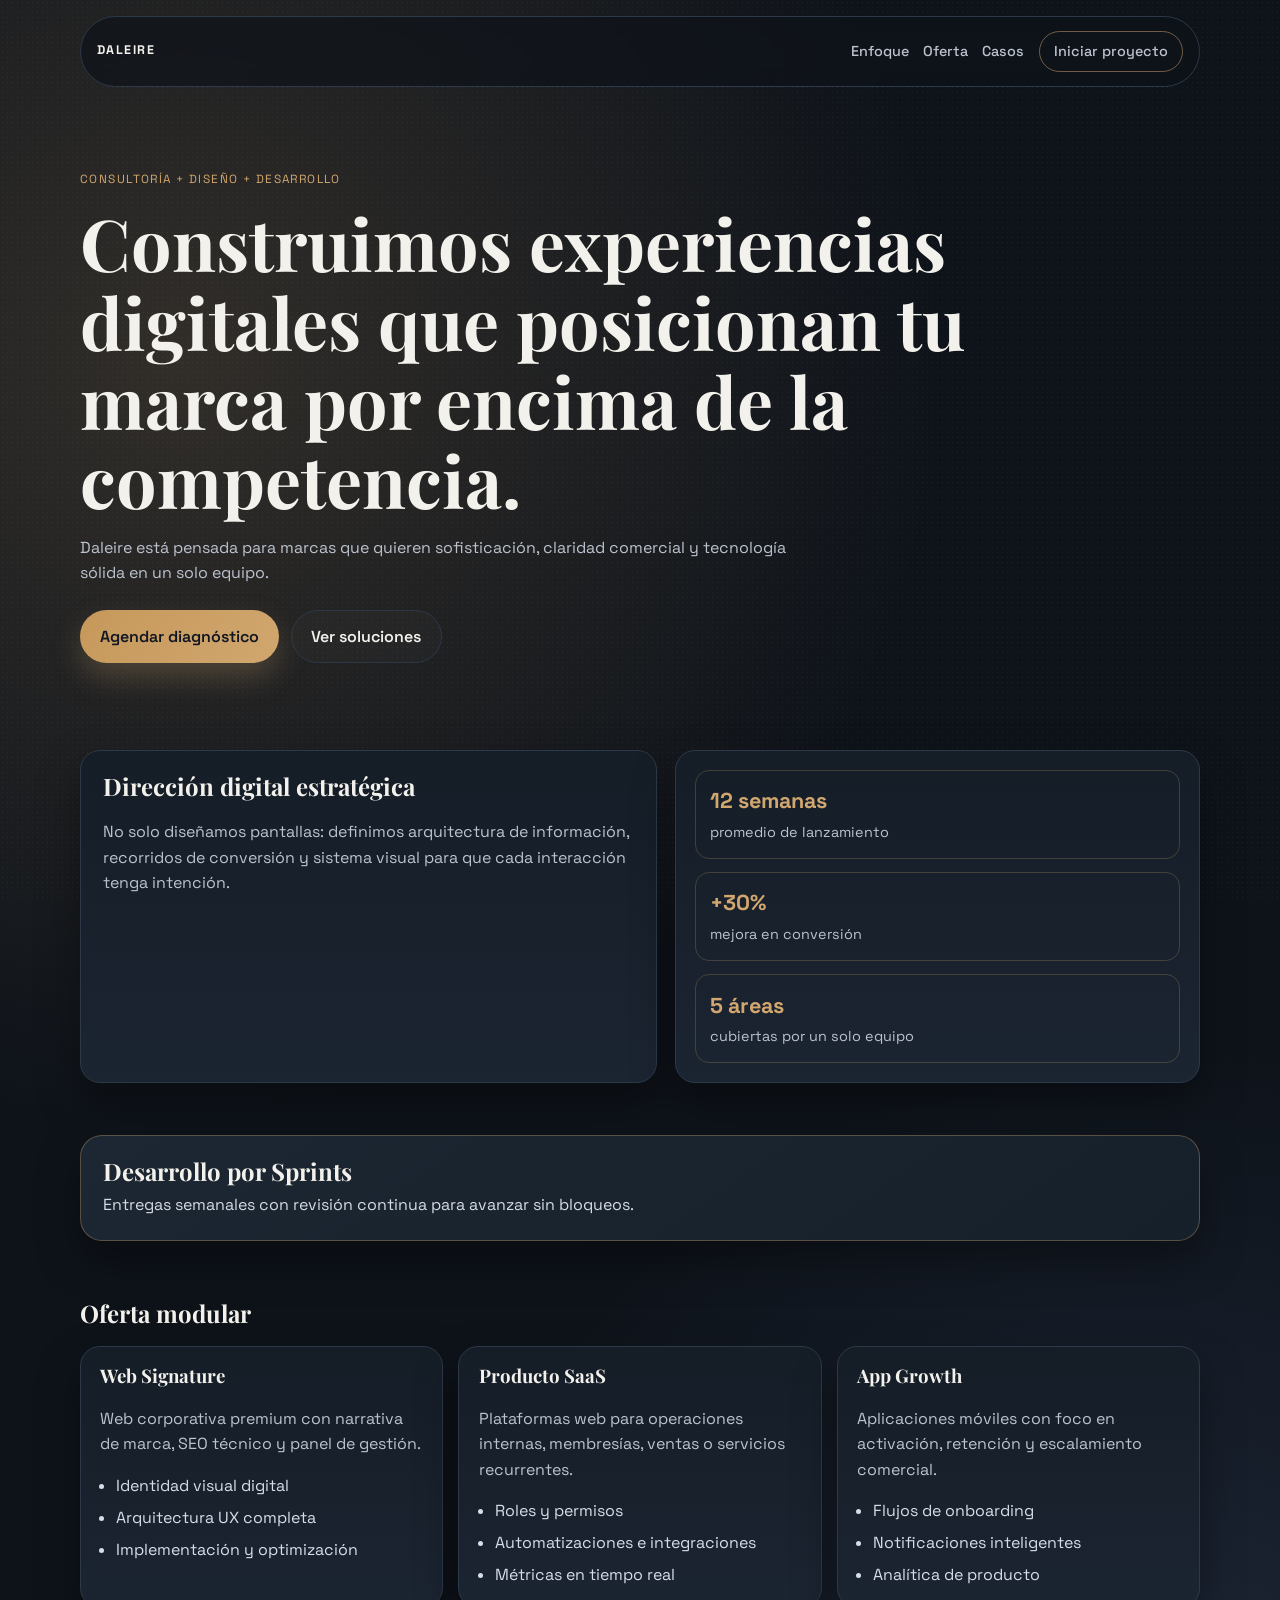
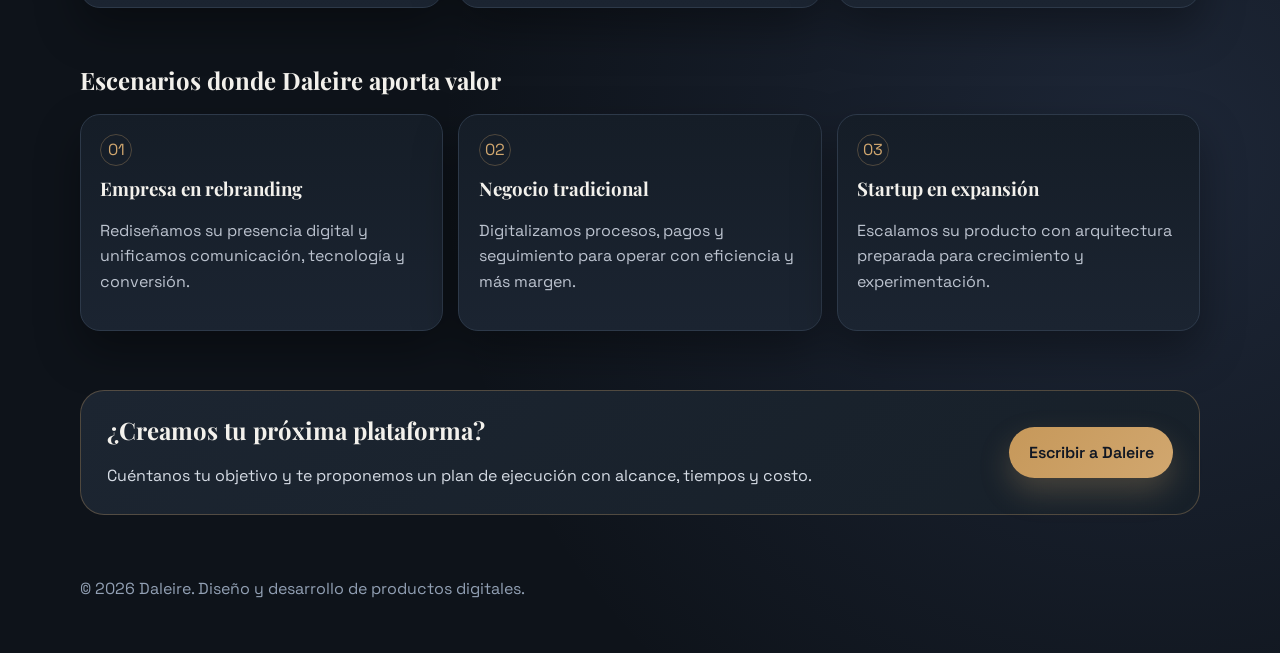
<file: index.html>
<!DOCTYPE html>
<html lang="es">
<head>
  <meta charset="UTF-8" />
  <meta name="viewport" content="width=device-width, initial-scale=1.0" />
  <title>Daleire | Arquitectura Digital de Alto Nivel</title>
  <meta name="description" content="Daleire diseña y desarrolla productos digitales premium: webs, apps y plataformas para escalar negocios." />
  <link rel="preconnect" href="https://fonts.googleapis.com" />
  <link rel="preconnect" href="https://fonts.gstatic.com" crossorigin />
  <link href="https://fonts.googleapis.com/css2?family=Space+Grotesk:wght@400;500;600;700&family=Playfair+Display:wght@600;700;800&display=swap" rel="stylesheet" />
  <link rel="stylesheet" href="styles.css" />
</head>
<body>
  <div class="noise"></div>
  <header class="header">
    <a class="logo" href="#inicio">DALEIRE</a>
    <nav>
      <a href="#enfoque">Enfoque</a>
      <a href="#oferta">Oferta</a>
      <a href="#casos">Casos</a>
      <a href="#contacto" class="pill">Iniciar proyecto</a>
    </nav>
  </header>

  <main id="inicio">
    <section class="hero reveal">
      <p class="kicker">Consultoría + diseño + desarrollo</p>
      <h1>Construimos experiencias digitales que posicionan tu marca por encima de la competencia.</h1>
      <p class="lead">
        Daleire está pensada para marcas que quieren sofisticación, claridad comercial y tecnología sólida en un solo equipo.
      </p>
      <div class="actions">
        <a href="#contacto" class="btn btn-solid">Agendar diagnóstico</a>
        <a href="#oferta" class="btn btn-outline">Ver soluciones</a>
      </div>
    </section>

    <section id="enfoque" class="split reveal">
      <article>
        <h2>Dirección digital estratégica</h2>
        <p>
          No solo diseñamos pantallas: definimos arquitectura de información, recorridos de conversión y sistema visual para que cada interacción tenga intención.
        </p>
      </article>
      <aside class="stats">
        <div>
          <strong>12 semanas</strong>
          <span>promedio de lanzamiento</span>
        </div>
        <div>
          <strong>+30%</strong>
          <span>mejora en conversión</span>
        </div>
        <div>
          <strong>5 áreas</strong>
          <span>cubiertas por un solo equipo</span>
        </div>
      </aside>
    </section>

    <section class="sprint reveal" id="sprints">
      <h2>Desarrollo por Sprints</h2>
      <p>Entregas semanales con revisión continua para avanzar sin bloqueos.</p>
    </section>

    <section id="oferta" class="offer reveal">
      <h2>Oferta modular</h2>
      <div class="offer-grid">
        <article>
          <h3>Web Signature</h3>
          <p>Web corporativa premium con narrativa de marca, SEO técnico y panel de gestión.</p>
          <ul>
            <li>Identidad visual digital</li>
            <li>Arquitectura UX completa</li>
            <li>Implementación y optimización</li>
          </ul>
        </article>
        <article>
          <h3>Producto SaaS</h3>
          <p>Plataformas web para operaciones internas, membresías, ventas o servicios recurrentes.</p>
          <ul>
            <li>Roles y permisos</li>
            <li>Automatizaciones e integraciones</li>
            <li>Métricas en tiempo real</li>
          </ul>
        </article>
        <article>
          <h3>App Growth</h3>
          <p>Aplicaciones móviles con foco en activación, retención y escalamiento comercial.</p>
          <ul>
            <li>Flujos de onboarding</li>
            <li>Notificaciones inteligentes</li>
            <li>Analítica de producto</li>
          </ul>
        </article>
      </div>
    </section>

    <section id="casos" class="cases reveal">
      <h2>Escenarios donde Daleire aporta valor</h2>
      <div class="cases-grid">
        <article>
          <span>01</span>
          <h3>Empresa en rebranding</h3>
          <p>Rediseñamos su presencia digital y unificamos comunicación, tecnología y conversión.</p>
        </article>
        <article>
          <span>02</span>
          <h3>Negocio tradicional</h3>
          <p>Digitalizamos procesos, pagos y seguimiento para operar con eficiencia y más margen.</p>
        </article>
        <article>
          <span>03</span>
          <h3>Startup en expansión</h3>
          <p>Escalamos su producto con arquitectura preparada para crecimiento y experimentación.</p>
        </article>
      </div>
    </section>

    <section id="contacto" class="contact reveal">
      <div>
        <h2>¿Creamos tu próxima plataforma?</h2>
        <p>Cuéntanos tu objetivo y te proponemos un plan de ejecución con alcance, tiempos y costo.</p>
      </div>
      <a class="btn btn-solid" href="https://wa.me/524622713878?text=Hola%20Daleire%2C%20quiero%20cotizar%20un%20proyecto%20digital" target="_blank" rel="noopener noreferrer">Escribir a Daleire</a>
    </section>
  </main>

  <footer>
    <p>© 2026 Daleire. Diseño y desarrollo de productos digitales.</p>
  </footer>

  <script src="script.js"></script>
</body>
</html>
</file>
<file: styles.css>
:root {
  --bg: #0e131a;
  --surface: #151d27;
  --surface-2: #1b2431;
  --ink: #f3f1ec;
  --muted: #bcc3cf;
  --accent: #d1a76f;
  --line: #2d3949;
  --radius: 20px;
  --shadow: 0 20px 44px rgba(0, 0, 0, 0.35);
}

* {
  box-sizing: border-box;
}

html,
body {
  margin: 0;
  padding: 0;
}

body {
  font-family: "Space Grotesk", sans-serif;
  color: var(--ink);
  background:
    radial-gradient(circle at 14% 16%, rgba(209, 167, 111, 0.18), transparent 35%),
    radial-gradient(circle at 90% 78%, rgba(111, 142, 209, 0.16), transparent 34%),
    var(--bg);
  line-height: 1.6;
  overflow-x: hidden;
}

.noise {
  position: fixed;
  inset: 0;
  pointer-events: none;
  opacity: 0.06;
  z-index: -1;
  background-image: radial-gradient(#ffffff 0.6px, transparent 0.6px);
  background-size: 5px 5px;
}

.header,
main,
footer {
  width: min(1120px, 92vw);
  margin-inline: auto;
}

.header {
  position: sticky;
  top: 0;
  z-index: 10;
  margin-top: 1rem;
  display: flex;
  justify-content: space-between;
  align-items: center;
  padding: 0.85rem 1rem;
  border: 1px solid var(--line);
  border-radius: 999px;
  background: rgba(14, 19, 26, 0.72);
  backdrop-filter: blur(8px);
}

.logo {
  color: var(--ink);
  text-decoration: none;
  letter-spacing: 0.12em;
  font-size: 0.78rem;
  font-weight: 700;
}

nav {
  display: flex;
  align-items: center;
  gap: 0.9rem;
}

nav a {
  text-decoration: none;
  color: var(--muted);
  font-size: 0.9rem;
  font-weight: 500;
}

nav a:hover {
  color: var(--ink);
}

.pill {
  border: 1px solid rgba(209, 167, 111, 0.5);
  border-radius: 999px;
  padding: 0.52rem 0.88rem;
}

.hero {
  padding: 5.2rem 0 3.4rem;
}

.kicker {
  margin: 0;
  color: var(--accent);
  letter-spacing: 0.12em;
  font-size: 0.74rem;
  text-transform: uppercase;
}

h1,
h2,
h3 {
  font-family: "Playfair Display", serif;
  margin-top: 0;
  line-height: 1.1;
}

h1 {
  margin: 0.9rem 0 1rem;
  font-size: clamp(2.2rem, 5.6vw, 4.8rem);
  max-width: 980px;
}

.lead {
  max-width: 720px;
  color: var(--muted);
}

.actions {
  margin-top: 1.5rem;
  display: flex;
  flex-wrap: wrap;
  gap: 0.75rem;
}

.btn {
  display: inline-flex;
  align-items: center;
  justify-content: center;
  text-decoration: none;
  border-radius: 999px;
  padding: 0.8rem 1.24rem;
  font-weight: 600;
  transition: transform 220ms ease, box-shadow 220ms ease, background 220ms ease;
}

.btn:hover {
  transform: translateY(-2px);
}

.btn-solid {
  background: linear-gradient(130deg, #c6985a, var(--accent));
  color: #111723;
  box-shadow: 0 14px 30px rgba(209, 167, 111, 0.25);
}

.btn-outline {
  color: var(--ink);
  border: 1px solid var(--line);
  background: rgba(255, 255, 255, 0.02);
}

.split {
  margin-top: 2rem;
  display: grid;
  grid-template-columns: 1.1fr 1fr;
  gap: 1.1rem;
}

.split article,
.stats {
  border: 1px solid var(--line);
  background: linear-gradient(180deg, var(--surface), var(--surface-2));
  border-radius: var(--radius);
  box-shadow: var(--shadow);
}

.split article {
  padding: 1.4rem;
}

.split p {
  color: var(--muted);
}

.stats {
  display: grid;
  padding: 1.2rem;
  gap: 0.8rem;
}

.stats div {
  border: 1px solid rgba(209, 167, 111, 0.24);
  border-radius: 14px;
  padding: 0.85rem;
}

.stats strong {
  display: block;
  font-size: 1.35rem;
  color: var(--accent);
}

.stats span {
  color: var(--muted);
  font-size: 0.9rem;
}

.offer,
.cases,
.contact {
  margin-top: 3.7rem;
}

.sprint {
  margin-top: 3.2rem;
  border: 1px solid rgba(209, 167, 111, 0.35);
  border-radius: calc(var(--radius) + 2px);
  padding: 1.4rem;
  background: linear-gradient(145deg, #1d2733, #16202a);
  box-shadow: var(--shadow);
}

.sprint h2 {
  margin-bottom: 0.45rem;
}

.sprint p {
  margin: 0;
  color: #d6dce5;
  max-width: 780px;
}

.offer-grid,
.cases-grid {
  margin-top: 1.2rem;
  display: grid;
  gap: 0.95rem;
}

.offer-grid {
  grid-template-columns: repeat(3, minmax(0, 1fr));
}

.offer-grid article,
.cases-grid article {
  border: 1px solid var(--line);
  background: linear-gradient(180deg, var(--surface), var(--surface-2));
  border-radius: var(--radius);
  padding: 1.2rem;
  box-shadow: var(--shadow);
}

.offer-grid p,
.cases-grid p {
  color: var(--muted);
}

.offer-grid ul {
  margin: 0.9rem 0 0;
  padding-left: 1rem;
  color: #d7deea;
}

.offer-grid li + li {
  margin-top: 0.4rem;
}

.cases-grid {
  grid-template-columns: repeat(3, minmax(0, 1fr));
}

.cases-grid span {
  display: inline-flex;
  align-items: center;
  justify-content: center;
  border-radius: 999px;
  border: 1px solid rgba(209, 167, 111, 0.3);
  color: var(--accent);
  width: 2rem;
  height: 2rem;
  margin-bottom: 0.8rem;
}

.contact {
  border: 1px solid rgba(209, 167, 111, 0.3);
  border-radius: calc(var(--radius) + 4px);
  padding: 1.6rem;
  display: flex;
  gap: 1rem;
  justify-content: space-between;
  align-items: center;
  background: linear-gradient(140deg, #1c2531, #172029);
}

.contact p {
  color: #d6dce5;
  margin-bottom: 0;
}

footer {
  margin-top: 1.8rem;
  padding: 1rem 0 2.2rem;
  color: #92a0b4;
  display: flex;
  justify-content: space-between;
  gap: 1rem;
  flex-wrap: wrap;
}

footer a {
  color: var(--accent);
  text-decoration: none;
}

.reveal {
  opacity: 0;
  transform: translateY(24px);
  transition: opacity 650ms ease, transform 650ms ease;
}

.reveal.visible {
  opacity: 1;
  transform: translateY(0);
}

@media (max-width: 1020px) {
  .offer-grid,
  .cases-grid {
    grid-template-columns: 1fr 1fr;
  }

  .split {
    grid-template-columns: 1fr;
  }
}

@media (max-width: 740px) {
  .header {
    position: static;
    border-radius: 20px;
    flex-direction: column;
    gap: 0.7rem;
  }

  nav {
    flex-wrap: wrap;
    justify-content: center;
  }

  .hero {
    padding-top: 2.4rem;
  }

  .offer-grid,
  .cases-grid {
    grid-template-columns: 1fr;
  }

  .contact {
    flex-direction: column;
    align-items: flex-start;
  }
}
</file>
